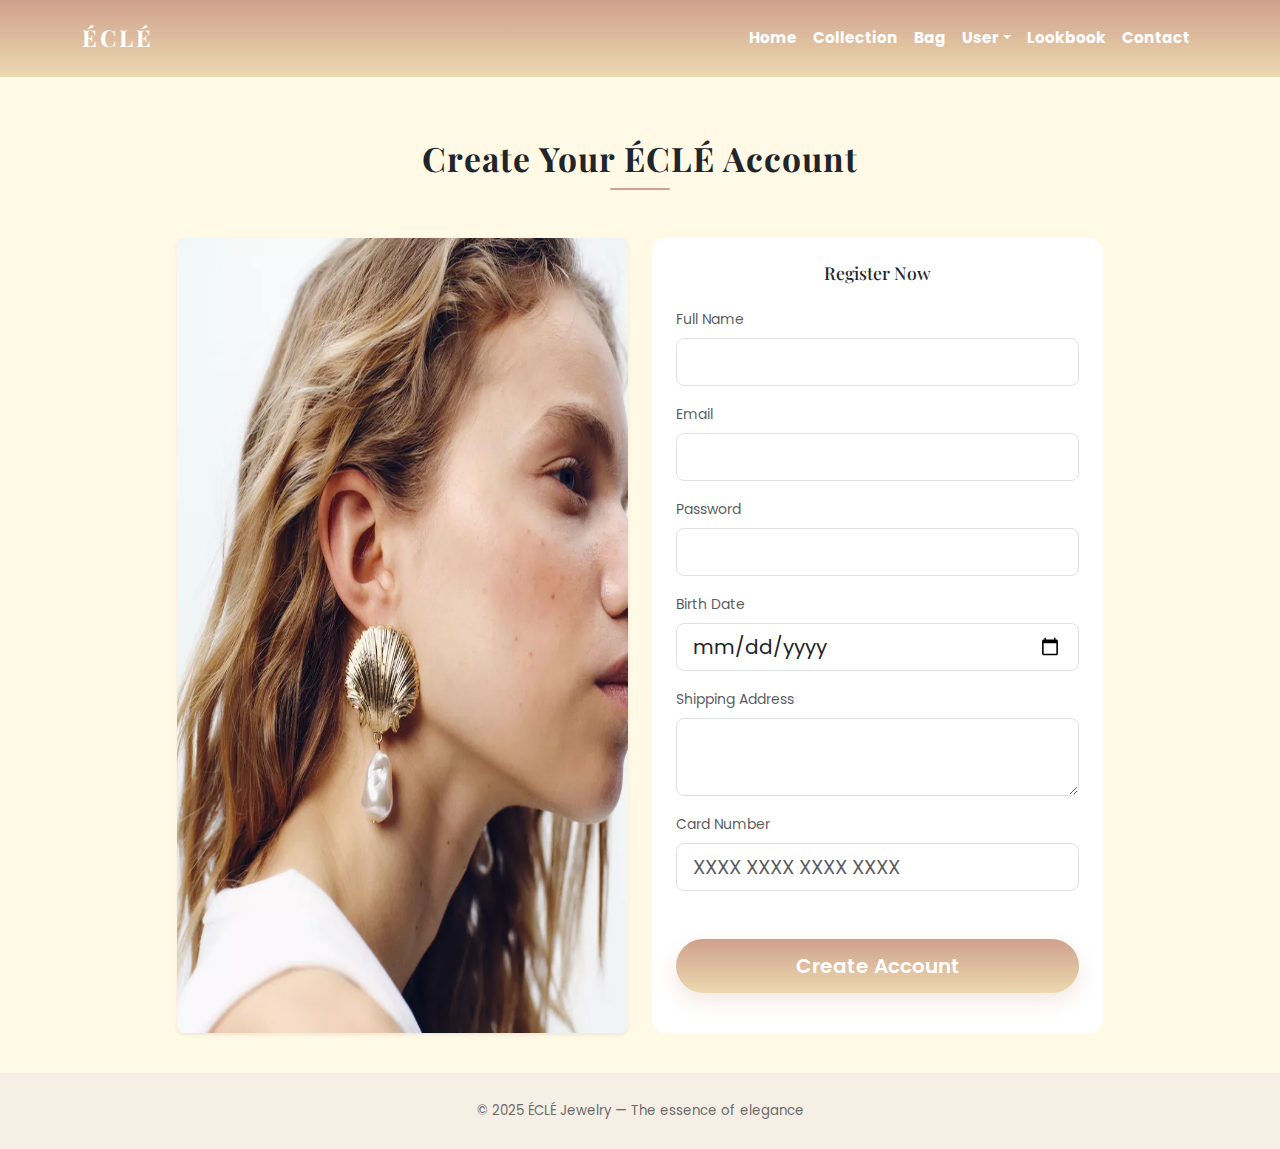
<file: template/newaccount.html>
<!DOCTYPE html>
<html lang="es">
<head>
<meta charset="utf-8" />
<meta name="viewport" content="width=device-width, initial-scale=1" />
<title>ÉCLÉ — Create Account</title>
<link href="https://cdn.jsdelivr.net/npm/bootstrap@5.3.2/dist/css/bootstrap.min.css" rel="stylesheet" />
<link href="https://fonts.googleapis.com/css2?family=Playfair+Display:wght@400;600;700&family=Poppins:wght@300;400;600&display=swap" rel="stylesheet">
<link href="styles.css" rel="stylesheet" />
</head>
<body id="page-top" class="bg-white text-dark">
<nav class="navbar navbar-expand-lg navbar-light fixed-top bg-transparent py-3">
  <div class="container">
    <a class="navbar-brand brand" href="index.html#page-top">ÉCLÉ</a>
    <button class="navbar-toggler border-0" type="button" data-bs-toggle="collapse" data-bs-target="#mainNav">
      <span class="navbar-toggler-icon"></span>
    </button>
    <div class="collapse navbar-collapse justify-content-end" id="mainNav">
      <ul class="navbar-nav align-items-center">
        <li class="nav-item"><a class="nav-link" href="index.html#page-top">Home</a></li>
        <li class="nav-item"><a class="nav-link" href="collection.html">Collection</a></li>
        <li class="nav-item"><a class="nav-link" href="index.html#Bag">Bag</a></li>
        
        <li class="nav-item dropdown">
          <a class="nav-link dropdown-toggle" href="#" id="navbarUserDropdown" role="button" data-bs-toggle="dropdown" aria-expanded="false">User</a>
          <ul class="dropdown-menu" aria-labelledby="navbarUserDropdown">
            <li><a class="dropdown-item" href="index.html#Account">Login / Sign In</a></li> 
            <li><a class="dropdown-item" href="user.html">View Profile</a></li>
          </ul></li>
        <li class="nav-item"><a class="nav-link" href="index.html#lookbook">Lookbook</a></li>
        <li class="nav-item"><a class="nav-link" href="index.html#contact">Contact</a></li>
      </ul>
</div></div></nav>

<section id="Register" class="section bg-warning bg-opacity-10 section-full-height">
  <div class="container">
    <h2 class="section-title text-center mb-5 mt-5">Create Your ÉCLÉ Account</h2>
    <div class="row g-4 justify-content-center align-items-stretch">
      
      <div class="col-md-5 d-none d-md-flex"> <img src="assets/acc.jpg" class="img-fluid rounded-3 shadow-sm w-100 h-100" >  </div>

      <div class="col-md-5">
        <div class="card product-card h-100">
          <div class="card-body text-start p-4">
            <h3 class="card-title text-center mb-4">Register Now</h3>
            
  <form id="registerForm" onsubmit="handleRegister(event)">
  <div class="mb-3">
    <label class="form-label small text-muted">Full Name</label>
    <input type="text" class="form-control form-control-lg" id="regName" required>
  </div>
  <div class="mb-3">
    <label class="form-label small text-muted">Email</label>
    <input type="email" class="form-control form-control-lg" id="regEmail" required>
  </div>
  <div class="mb-3">
    <label class="form-label small text-muted">Password</label>
    <input type="password" class="form-control form-control-lg" id="regPass" required>
  </div>
  <div class="mb-3">    <label class="form-label small text-muted">Birth Date</label>
    <input type="date" class="form-control form-control-lg" id="regBirthDate" required>
  </div>
  <div class="mb-3">
     <label class="form-label small text-muted">Shipping Address</label>
       <textarea class="form-control form-control-lg" id="regAddress" rows="2" required></textarea>   </div>
<div class="mb-3">
 <label class="form-label small text-muted">Card Number</label>
<input type="text" class="form-control form-control-lg" id="regCardNumber" placeholder="XXXX XXXX XXXX XXXX" required>
 </div>
  <div class="text-center mt-5">
    <button type="submit" class="btn btn-cta w-100 btn-lg">Create Account</button>
    <p id="regError" class="text-danger small mt-2"></p>
  </div>  </div></div> </div></div></div>
</section>

<footer class="footer text-center mt-0"><div class="container">  <p class="mb-0 small">© 2025 ÉCLÉ Jewelry — The essence of elegance</p> </div> </footer>

<script src="https://cdn.jsdelivr.net/npm/bootstrap@5.3.2/dist/js/bootstrap.bundle.min.js"></script>

</body>
<script>
function handleRegister(e) {
    e.preventDefault();
    const name = document.getElementById('regName').value;
    const email = document.getElementById('regEmail').value;
    const pass = document.getElementById('regPass').value;
    const birthDate = document.getElementById('regBirthDate').value;
    const address = document.getElementById('regAddress').value; 
    const cardNumber = document.getElementById('regCardNumber').value;
    const errorMsg = document.getElementById('regError');
    
    const formData = new FormData();
    formData.append('action', 'register');
    formData.append('name', name);
    formData.append('email', email);
    formData.append('password', pass); 
    formData.append('birth_date', birthDate);
    formData.append('address', address); 
    formData.append('card_number', cardNumber);

    errorMsg.textContent = "Processing...";
    errorMsg.classList.remove('text-danger', 'text-success');

    fetch('auth.php', { 
        method: 'POST',
        body: formData
    })
    .then(response => response.json())
    .then(data => {
        if (data.success) {
            errorMsg.textContent = data.message + " Redirecting to login...";
            errorMsg.classList.add('text-success');
            setTimeout(() => {
                window.location.href = "index.html#Account";
            }, 1500);
        } else {
            errorMsg.textContent = "Error: " + data.message;
            errorMsg.classList.add('text-danger');
        }
    })
    .catch(error => {
        errorMsg.textContent = "Error: Could not connect to the server.";
        errorMsg.classList.add('text-danger');
    });
}
</script>
</html>
</file>
<file: template/styles.css>
/* styles.css */
:root{
  --champagne: #ECD9B0;
  --rose-gold: #CFA18C;
  --dark: #1F1F1F;
  --muted: #6b6b6b;
  --white: #ffffff;
}

*{box-sizing:border-box;}
body{
  font-family: 'Poppins', sans-serif;
  background:#fcf9f7;
  color:var(--dark);
  margin:0;
  padding-top: 50px;
  -webkit-font-smoothing:antialiased;
  -moz-osx-font-smoothing:grayscale;
}

/* NAVBAR */
.navbar{
  transition: background .25s ease, padding .25s ease;
  background: linear-gradient(180deg, var(--rose-gold), var(--champagne));
}

.navbar-brand.brand{
  font-family:'Playfair Display', serif;
  font-weight:700;
  letter-spacing:3px;
  color:var(--white) !important;
  font-size:1.45rem;
}

.navbar .nav-link,
.navbar-brand{
  color:#ffffff !important;
  font-weight:700;
  font-size:0.95rem;
}

.navbar .nav-link:hover{
  color:#faecd1 !important;
  transition:.25s;
}

/* HERO */
.hero{
  height:100vh;
  display:flex;
  align-items:center;
  justify-content:center;
  text-align:center;
  background-image:
    linear-gradient(rgba(0,0,0,0.35), rgba(0,0,0,0.35)),
    url('assets/hero-bg.jpg');
  background-size:cover;
  background-position:center;
}

.hero h1,
.hero p{
  color:#ffffff !important;
  font-weight:900;
}

/* TITLES & SECTIONS */
.section{
  padding:40px 0; /* Reducido para quitar huecos enormes */
}

.section-title{
  font-family:'Playfair Display', serif;
  font-size:2.1rem;
  font-weight:700;
  text-align:center;
  margin-bottom:0.35rem;
  letter-spacing:1px;
  position:relative;
}

.section-title:after{
  content:"";
  width:60px;
  height:2px;
  background:var(--rose-gold);
  display:block;
  margin:10px auto 0;
  border-radius:4px;
}

.section-desc{
  color:var(--muted);
  max-width:700px;
  margin:0 auto 1.6rem;
  font-size:1.05rem;
  text-align:center;
}

/* BUTTON */
.btn-cta{
  background:linear-gradient(180deg, var(--rose-gold), var(--champagne));
  color:var(--white);
  border:none;
  padding:.75rem 1.4rem;
  border-radius:40px;
  font-weight:600;
  box-shadow:0 8px 20px rgba(200,150,120,.22);
}

/* PRODUCT CARD */
.product-card{
  border:0;
  border-radius:14px;
  overflow:hidden;
  background:#fff;
  transition:transform .35s ease, box-shadow .35s ease;
  text-align:center;
}

.product-card img{
  width:100%;
  height:300px;
  object-fit:cover;
  display:block;
  border-bottom:1px solid #f1e7df;
}

.product-card .card-body{
  padding:1.1rem 1rem;
}

.card-title{
  font-family:'Playfair Display', serif;
  margin-bottom:.2rem;
  font-size:1.1rem;
}

.price{
  color:var(--muted);
  margin-bottom:.6rem;
  font-weight:600;
}

.product-card:hover{
  transform:translateY(-8px);
  box-shadow:0 22px 50px rgba(30,30,30,.12);
}

.footer{
  background:#f6efe5;
  padding:28px 0;
  color:var(--muted);
  font-size:.95rem;
  text-align:center;
  margin-top: 50px;
  
}

/* RESPONSIVE */
@media(max-width:768px){
  .title{font-size:2.4rem}
  .product-card img{height:240px}
  .hero{padding:80px 1rem}
}
</file>
